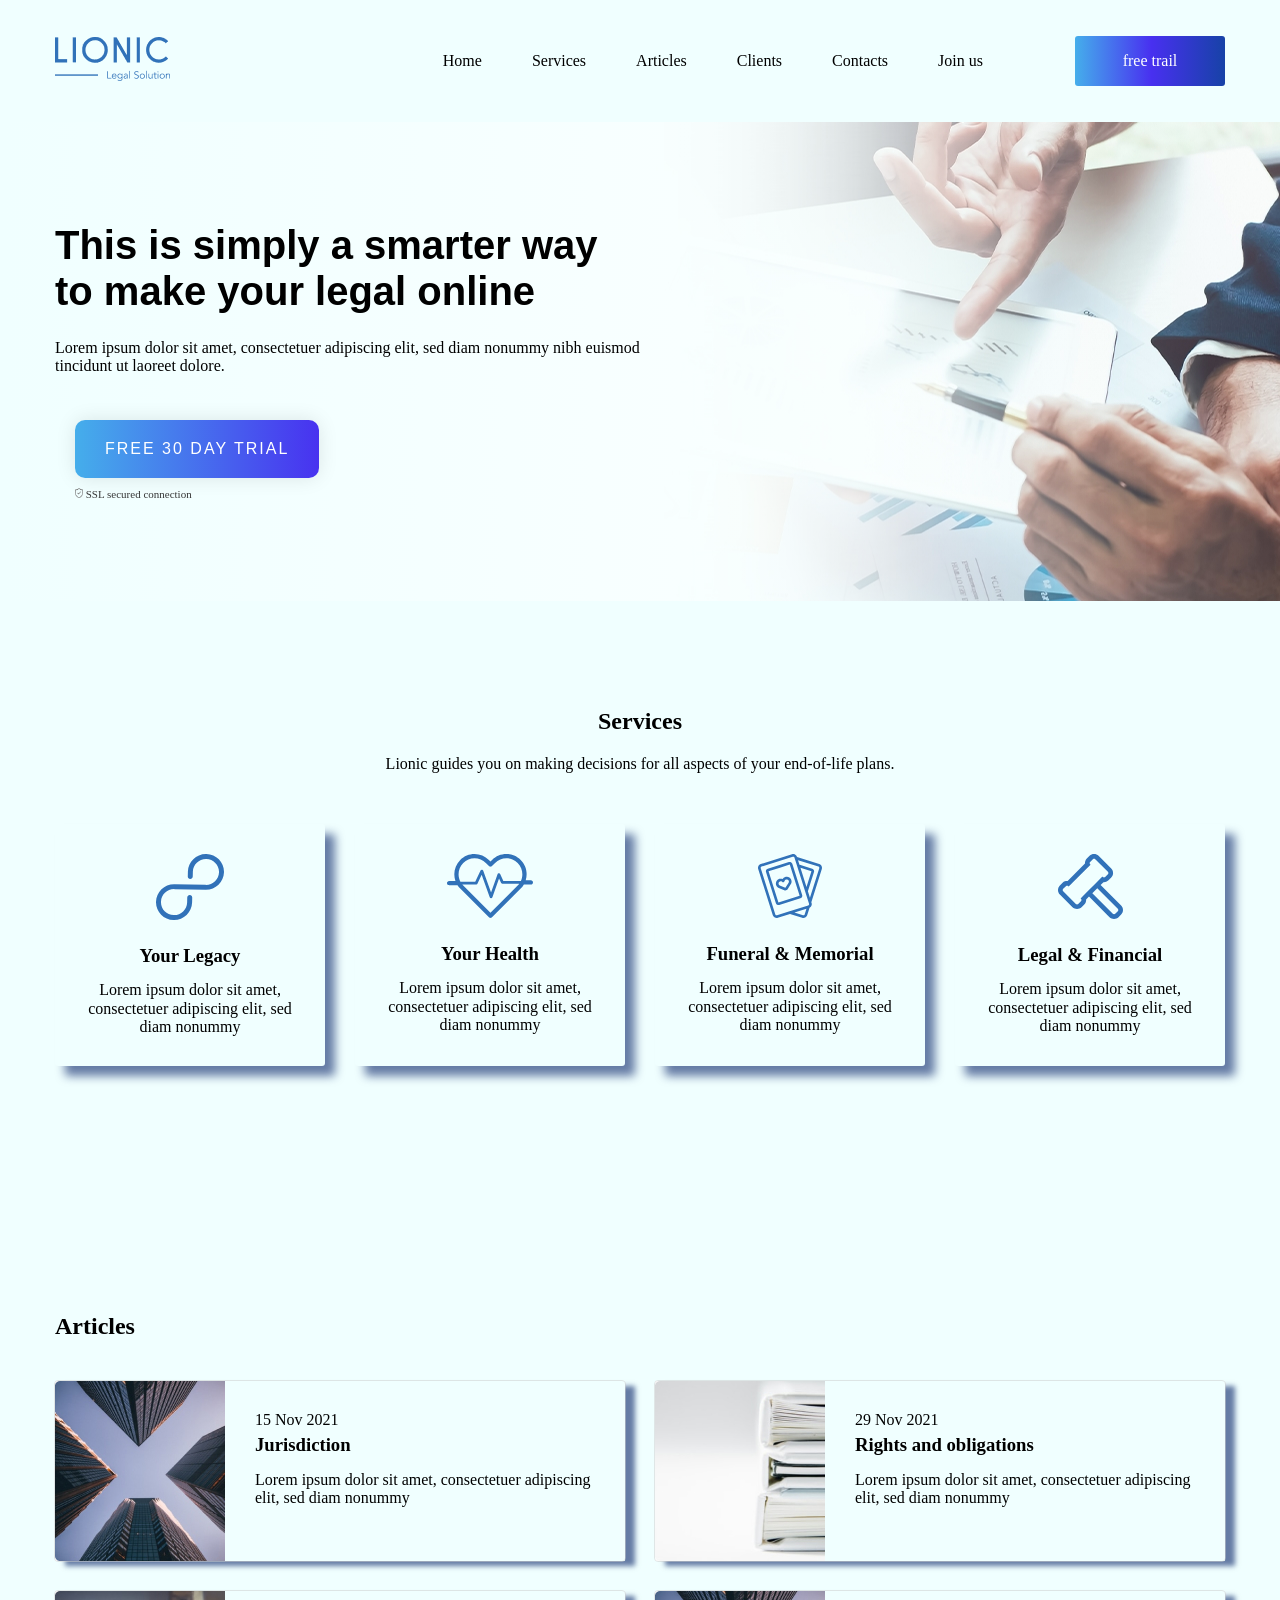
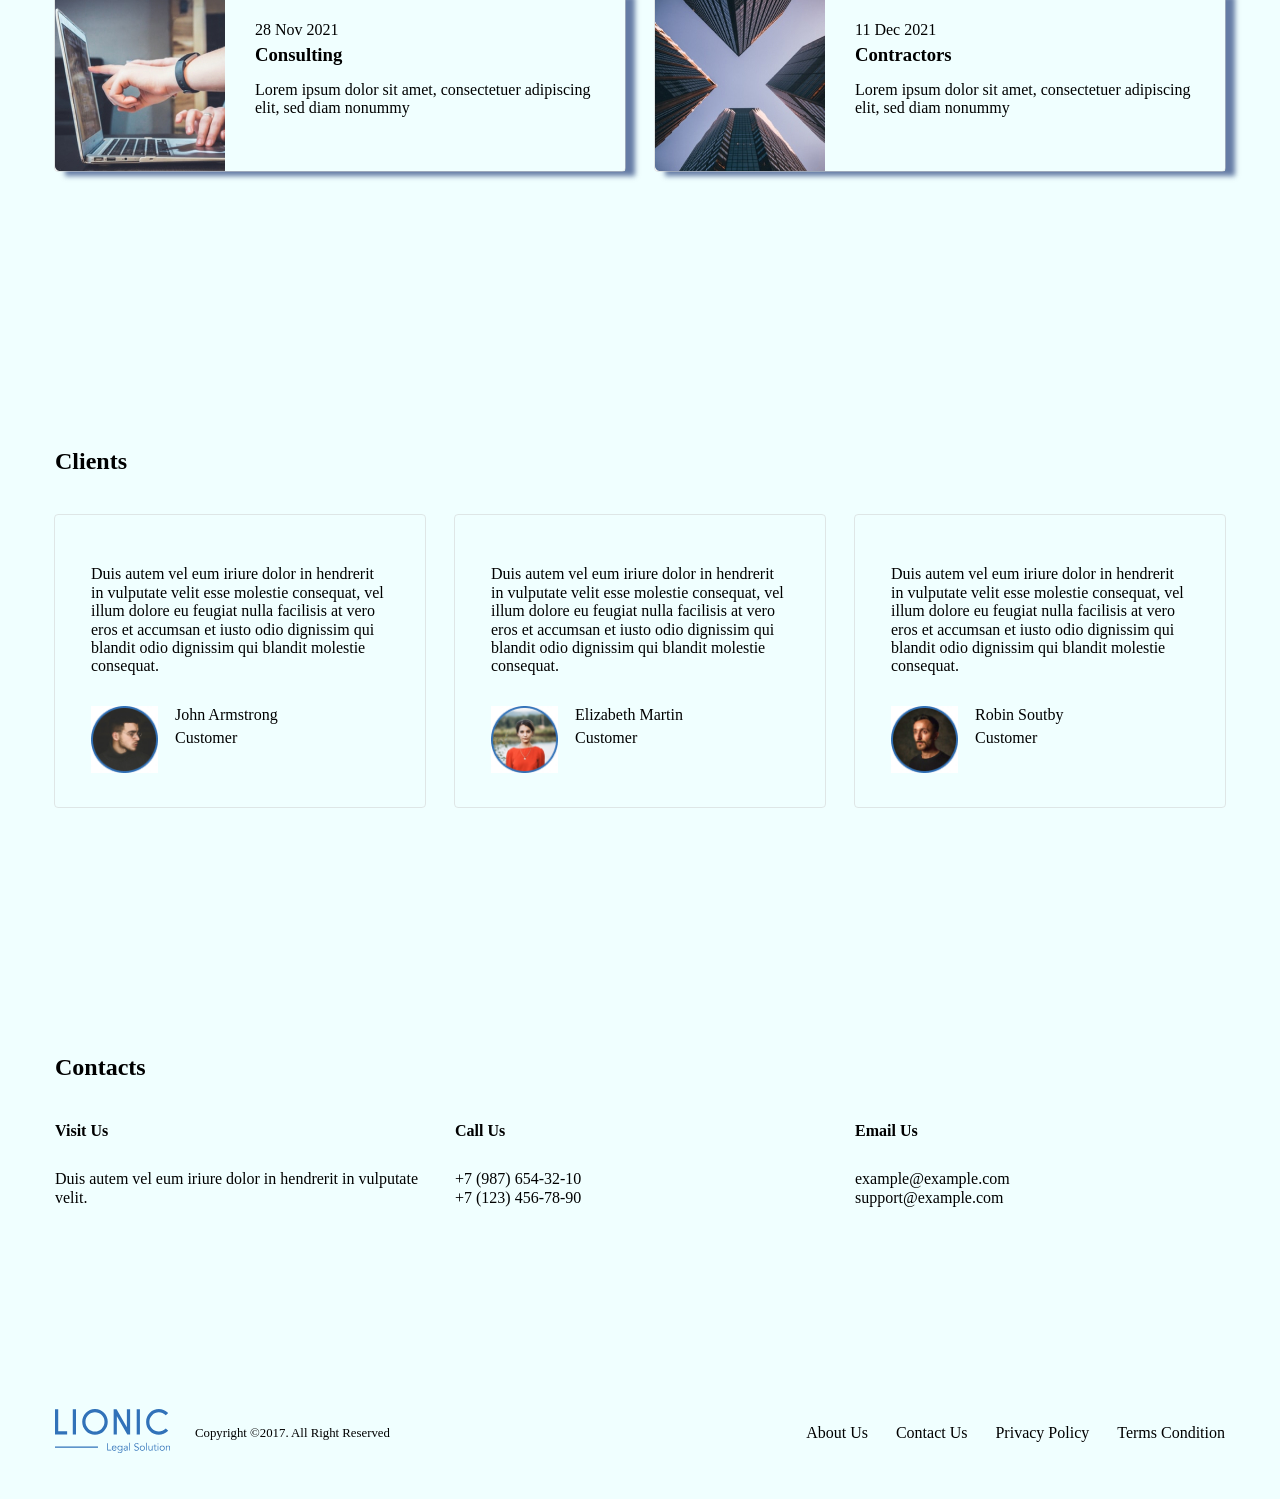
<file: index.html>
<!DOCTYPE html>
<html lang="en">
<head>
    <meta charset="UTF-8">
    <meta http-equiv="X-UA-Compatible" content="IE=edge">
    <meta name="viewport" content="width=device-width, initial-scale=1.0">
    <link rel="preconnect" href="https://fonts.googleapis.com">
<link rel="preconnect" href="https://fonts.gstatic.com" crossorigin>
<link rel="preconnect" href="https://fonts.googleapis.com">
<link rel="preconnect" href="https://fonts.gstatic.com" crossorigin>
<link href="https://fonts.googleapis.com/css2?family=Smooch+Sans:wght@300&display=swap" rel="stylesheet">
<link rel="preconnect" href="https://fonts.googleapis.com">
<link rel="preconnect" href="https://fonts.gstatic.com" crossorigin>
<link href="https://fonts.googleapis.com/css2?family=Smooch+Sans:wght@100;700&display=swap" rel="stylesheet">
<link rel="stylesheet" href="css/normalize.css">
    <link rel="stylesheet" href="css/style.css">
    <title>Lionic</title>
    
</head>
<body>
<header class="header">
    <div class="container flex header-container">
<a href="#" class="header-logo">
    <img src="img/Logo.png" class="header-logo" alt="logo">
</a>
<nav class="header-nav">
    <ul class="header-list list-reset flex">
        <li class="header-list-item"><a href="index.html" class="header-link">Home</a></li>
        <li class="header-list-item"><a href="services.html" class="header-link">Services</a></li>
        <li class="header-list-item"><a href="articles.html" class="header-link">Articles</a></li>
        <li class="header-list-item"><a href="clients.html" class="header-link">Clients</a></li>
        <li class="header-list-item"><a href="contacts.html" class="header-link">Contacts</a></li>
        <li class="header-list-item"><a href="join-us.html" class="header-link">Join us</a></li>
    </ul>
</nav>
<button class="btn-reset btn header-btn">free trail</button>
    </div>
</header>
<main class="main">
<section id="hero" class="hero">
<div class="container">
    <div class="hero-content flex">
        <h1 class="hero-title">
            This is&nbsp;simply a&nbsp;smarter way to&nbsp;make your legal online
        </h1>
        <p class="hero-descr">
            Lorem ipsum dolor sit amet, consectetuer adipiscing elit, sed diam nonummy nibh euismod tincidunt ut&nbsp;laoreet dolore.
        </p>
        <button class="btn-reset btn hero-btn">
            FREE 30&nbsp;DAY TRIAL
        </button>
        <span class="hero-secure">
           <img src="img/secure.png" class="hero-secure-img"  alt=""> SSL secured connection
        </span>
    </div>
</div>
</section>
<section id="services" class="services section-offset">
    <div class="container">
        <h2 class="section title services-title">
            Services
        </h2>
        <p class="section-descr services-descr">
            Lionic guides you on&nbsp;making decisions for all aspects of&nbsp;your end-of-life plans.
        </p>
        <ul class="list-reset services-items flex">
            <li class="services-item flex">
                <img class="services-item-icon" src="img/serv1.svg" alt="icon">
                <h3 class="services-item-title">
                    Your Legacy
                </h3>
                <p class="services-item-descr">
                    Lorem ipsum dolor sit amet, consectetuer adipiscing elit, sed diam nonummy
                </p>
            </li>
            <li class="services-item flex">
                <img class="services-item-icon" src="img/serv2.svg" alt="icon">
                <h3 class="services-item-title">
                    Your Health
                </h3>
                <p class="services-item-descr">
                    Lorem ipsum dolor sit amet, consectetuer adipiscing elit, sed diam nonummy
                </p>
            </li>
            <li class="services-item flex">
                <img class="services-item-icon" src="img/serv3.svg" alt="icon">
                <h3 class="services-item-title">
                    Funeral &amp;&nbsp;Memorial
                </h3>
                <p class="services-item-descr">
                    Lorem ipsum dolor sit amet, consectetuer adipiscing elit, sed diam nonummy  
                </p>
            </li>
            <li class="services-item flex">
                <img class="services-item-icon" src="img/serv4.svg" alt="icon">
                <h3 class="services-item-title">
                    Legal &amp;&nbsp;Financial
                </h3>
                <p class="services-item-descr">
                    Lorem ipsum dolor sit amet, consectetuer adipiscing elit, sed diam nonummy
                </p>
            </li>
        </ul>
    </div>
</section>
<section id="articles" class="articles section-offset">
<div class="container">
    <h2 class="section-title articles-title">
        Articles
    </h2>
    <ul class="list-reset articles-list flex">
        <li class="articles-item">
            <article class="blog-preview flex">
                <img src="img/blog-1.jpg" alt="blog photo 1" class="blog preview-image">
                <div class="blog-preview-text">
                    <time class="blog-preview-time" datetime="2022-02-26 14:36">
                        15&nbsp;Nov 2021
                    </time>
                    <h3 class="blog-preview-title">
                        Jurisdiction
                    </h3>
                    <p class="blog-preview-descr">
                        Lorem ipsum dolor sit amet, consectetuer adipiscing elit, sed diam nonummy  
                    </p>
                </div>
            </article>
        </li>
        <li class="articles-item">
            <article class="blog-preview flex">
                <img src="img/blog-2.jpg" alt="blog photo 2" class="blog preview-image">
                <div class="blog-preview-text">
                    <time class="blog-preview-time" datetime="2022-02-26 14:36">
                        29&nbsp;Nov 2021
                    </time>
                    <h3 class="blog-preview-title">
                        Rights and obligations
                    </h3>
                    <p class="blog-preview-descr">
                        Lorem ipsum dolor sit amet, consectetuer adipiscing elit, sed diam nonummy  
                    </p>
                </div>
            </article>
        </li>
        <li class="articles-item">
            <article class="blog-preview flex">
                <img src="img/blog-3.jpg" alt="blog photo 3" class="blog preview-image">
                <div class="blog-preview-text">
                    <time class="blog-preview-time" datetime="2022-02-26 14:36">
                        28&nbsp;Nov 2021
                    </time>
                    <h3 class="blog-preview-title">
                        Consulting
                    </h3>
                    <p class="blog-preview-descr">
                        Lorem ipsum dolor sit amet, consectetuer adipiscing elit, sed diam nonummy  
                    </p>
                </div>
            </article>
        </li>
        <li class="articles-item">
            <article class="blog-preview flex">
                <img src="img/blog-1.jpg" alt="blog photo 4" class="blog preview-image">
                <div class="blog-preview-text">
                    <time class="blog-preview-time" datetime="2022-02-26 14:36">
                        11&nbsp;Dec 2021
                    </time>
                    <h3 class="blog-preview-title">
                        Contractors
                    </h3>
                    <p class="blog-preview-descr">
                        Lorem ipsum dolor sit amet, consectetuer adipiscing elit, sed diam nonummy  
                    </p>
                </div>
            </article>
        </li>
    </ul>
</div>
</section>
<section id="clients" class="clients section-offset">
<div class="container">
    <h2 class="section-title clients-title">
        Clients
    </h2>
    <ul class="list-reset clients-list flex">
        <li class="clients-item flex">
            <p class="clients-item-descr">
                Duis autem vel eum iriure dolor in&nbsp;hendrerit in&nbsp;vulputate velit esse molestie consequat, vel illum dolore eu&nbsp;feugiat nulla facilisis at&nbsp;vero eros et&nbsp;accumsan et&nbsp;iusto odio dignissim qui blandit odio dignissim qui blandit molestie consequat.
            </p>
            <div class="clients-user flex">
                <div class="clients-avatar">
<img src="img/client-1.jpg" alt="John Armstrong">
                </div>
                <div class="clients-text">
                    <div class="clients-name">
                        John Armstrong
                    </div>
                    <span class="clients-post">
                        Customer
                    </span>
                </div>
            </div>
        </li>
        <li class="clients-item flex">
            <p class="clients-item-descr">
                Duis autem vel eum iriure dolor in&nbsp;hendrerit in&nbsp;vulputate velit esse molestie consequat, vel illum dolore eu&nbsp;feugiat nulla facilisis at&nbsp;vero eros et&nbsp;accumsan et&nbsp;iusto odio dignissim qui blandit odio dignissim qui blandit molestie consequat.
            </p>
            <div class="clients-user flex">
                <div class="clients-avatar">
<img src="img/client-2.jpg" alt="Elizabeth Martin">
                </div>
                <div class="clients-text">
                    <div class="clients-name">
                        Elizabeth Martin
                    </div>
                    <span class="clients-post">
                        Customer
                    </span>
                </div>
            </div>
        </li>
        <li class="clients-item flex">
            <p class="clients-item-descr">
                Duis autem vel eum iriure dolor in&nbsp;hendrerit in&nbsp;vulputate velit esse molestie consequat, vel illum dolore eu&nbsp;feugiat nulla facilisis at&nbsp;vero eros et&nbsp;accumsan et&nbsp;iusto odio dignissim qui blandit odio dignissim qui blandit molestie consequat.
            </p>
            <div class="clients-user flex">
                <div class="clients-avatar">
<img src="img/client-3.jpg" alt="Robin Soutby">
                </div>
                <div class="clients-text">
                    <div class="clients-name">
                        Robin Soutby
                    </div>
                    <span class="clients-post">
                        Customer
                    </span>
                </div>
            </div>
        </li>
    </ul>
</div>
</section>
<section id="contacts" class="contacts section-offset">
<div class="container">
    <h2 class="section-title contacts-title">
        Contacts
    </h2>
    <address class="contacts-address">
        <ul class="list-reset contacts-list flex">
            <li class="contacts-item flex">
                <strong class="contacts-item-caption">
                    Visit Us
                </strong>
                <p class="contacts-item-text">
                    Duis autem vel eum iriure dolor in&nbsp;hendrerit in&nbsp;vulputate velit.
                </p>
            </li>
            <li class="contacts-item flex">
                <strong class="contacts-item-caption">
                    Call&nbsp;Us
                </strong>
                <a href="tel:+79876543210" class="contacts-item-link">
                    +7 (987) 654-32-10
                </a>
                <a href="tel:+71234567890" class="contacts-item-link">
                    +7 (123) 456-78-90
                </a>
            </li>
            <li class="contacts-item flex">
                <strong class="contacts-item-caption">
                    Email&nbsp;Us
                </strong>
                <a href="mailto:example@example.com" class="contacts-item-link">
                    example@example.com
                </a>
                <a href="mailto:support@example.com" class="contacts-item-link">
                    support@example.com
                </a>
            </li>
        </ul>
    </address>
</div>
</section>
<section id="join-us" class="join-us">

</section>
</main>
<footer class="footer">
    <div class="container flex footer-container">
        <div class="footer-left flex">
            <a href="#" class="footer-logo">
                <img src="img/logo.svg" alt="Logo">
            </a>
            <small class="footer-copy">
                Copyright ©2017. All Right Reserved
            </small>
        </div>
        <div class="footer-right flex">
            <nav class="footer-nav">
                <ul class="list-reset footer-list flex">
                    <li class="footer-item">
                        <a href="#" target="_blank" class="footer-link">About Us</a>
                    </li>
                    <li class="footer-item">
                        <a href="#" target="_blank" class="footer-link">Contact Us</a>
                    </li>
                    <li class="footer-item">
                        <a href="#" target="_blank" class="footer-link">Privacy Policy</a>
                    </li>
                    <li class="footer-item">
                        <a href="#" target="_blank" class="footer-link">Terms Condition</a>
                    </li>
                </ul>
            </nav>
            <ul class="list-reset social flex">
                <li class="social-item"><a href="#" class="social-link social-link-tw"></a></li>
                <li class="social-item"><a href="#" class="social-link social-link-linkedin"></a></li>
                <li class="social-item"><a href="#" class="social-link social-link-mail"></a></li>
            </ul>
        </div>
    </div>
</footer>
</body>
</html>
</file>
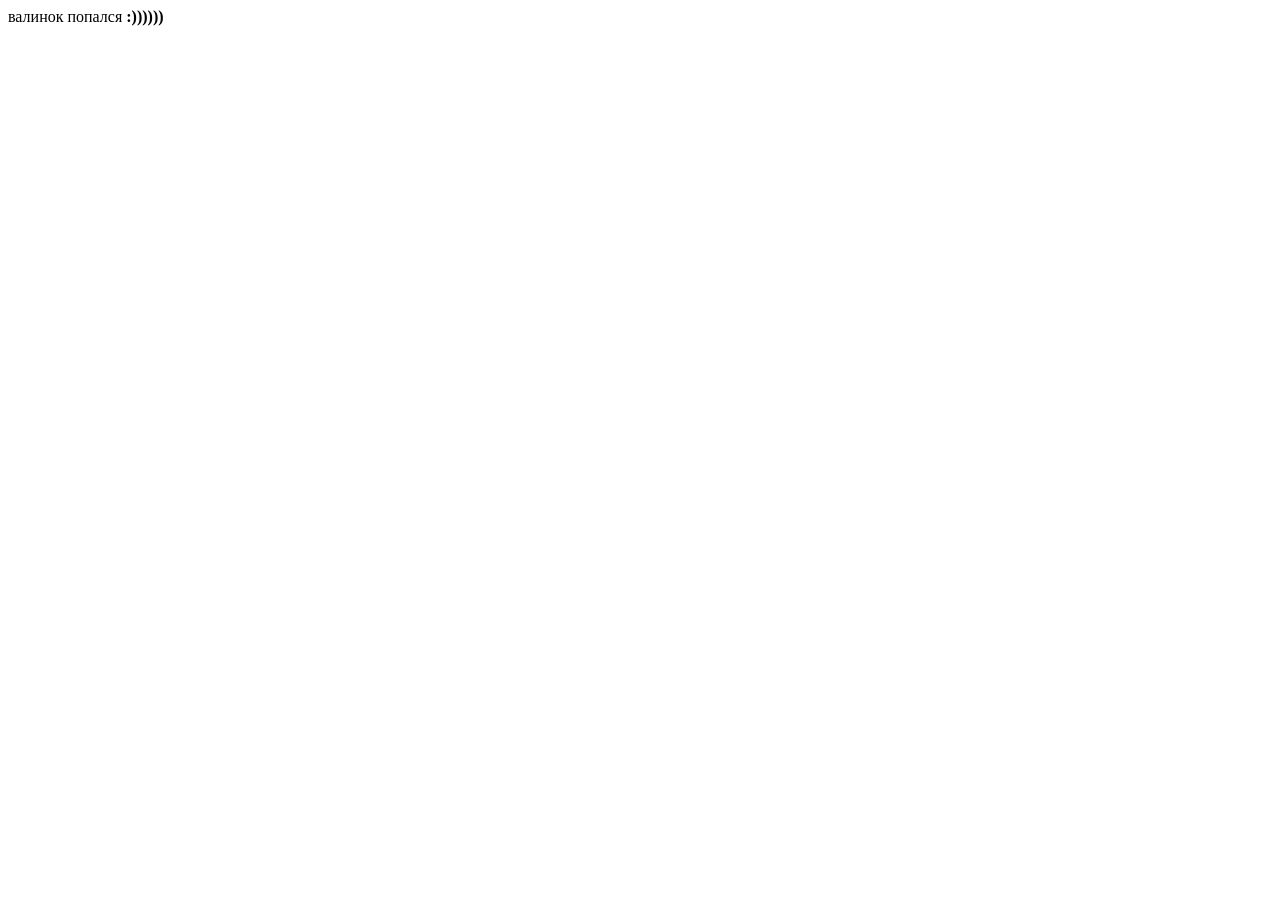
<file: Untitled-1.html>
<!DOCTYPE html>
<html lang="en">
<head>
    <meta charset="UTF-8">
    <meta http-equiv="X-UA-Compatible" content="IE=edge">
    <meta name="viewport" content="width=device-width, initial-scale=1.0">
    <title>Document</title>
</head>
<body>
    валинок попался <b>:))))))</b>
</body>
</html>
</file>
<file: css/style.css>
html {
   box-sizing: border-box;
}

*,
*::before,
*::after {
    box-sizing: inherit;
}

::selection {
background: #08e2ff; /* Safari */
}
::-moz-selection {
background: #0afdf1; /* Firefox */
}

a {
    color: inherit;
    text-decoration: none;
}

img {
    max-width: 100%;
}

body {
    min-width: 1200px;
    font-family: 'Montserrat';
    background-color: rgb(240, 255, 255);
}

.list-reset {
    margin: 0;
    padding: 0;
    list-style: none;  /*отменяет маркеры*/
}

.btn-reset {
   padding: 0;
   border: none;
   background-color: transparent; 
}

.flex {
    display: flex;
}

.container {
    width: 1200px;
    padding: 0 15px;
    margin: 0 auto;  /*auto чтоб центрировался по горизонтали*/
}

.section-title {
    margin: 0;
    margin-bottom: 40px;
}

.section-descr {
    margin: 0;
    margin-bottom: 50px;
}

.section-offset {
    padding-top: 87px;
    padding-bottom: 160px;
}



/*header*/
.header {
    padding: 36px 0;
}

.header-container {
    align-items: center;
}

.header-logo {
    margin-right: auto;  /* распределяет по горизонтали, прижав меню навигации вправо*/
}

.header-nav {
    margin-right: 52px;   /*расстояние между навигацией и кнопкой*/
}

.header-list-item {
    margin-right: 30px;
    padding: 10px;
    border: 1px;
}

.header-list-item:hover {
    color: #3172B9;
    outline: groove;
}



.header-btn{
    background-image: linear-gradient(to right, #45aeeb 0%, #4830F0 51%, #1742a7 100%);
    width: 150px;
    height: 50px;
    border-radius:3px;
    transition: .5s;
    color: white;
}
.header-btn:hover {
  background-image:  linear-gradient(to right, #2a88be 0%, #2e1ba3 51%, #152f6d 100%);;
}


/*hero*/
.hero {
    padding: 100px 0;
    background-image: linear-gradient(to right, rgb(240, 255, 255) 0%, rgba(240, 255, 255, 0) 100%),  url(../img/hero.jpg);
}

.hero-content {
    max-width: 50%;
    flex-direction: column;
    align-items: flex-start;
}

.hero-title {
    margin: 0;
    margin-bottom: 25px;
    font-family: 'Montserrat', sans-serif;
    font-weight: 600;
    font-size: 40px;
    font-style: normal;
}

.hero-descr {
    margin: 0;
    margin-bottom: 34px;
    font-family: Open Sans;
    font-style: normal;
    font-weight: 300;
}

.hero-btn {
  text-decoration: none;
  display: inline-block;
  color: white;
  padding: 20px 30px;
  margin: 10px 20px;
  border-radius: 10px;
  font-family: 'Montserrat', sans-serif;
  text-transform: uppercase;
  letter-spacing: 2px;
  background-image: linear-gradient(to right, #45aeeb 0%, #4830F0 51%, #0b1b3f 100%);
  background-size: 200% auto;
  box-shadow: 0 0 20px rgba(0, 0, 0, .1);
  transition: .5s;
}
.hero-btn:hover {
  background-position: right center;
}

.hero-secure{
    color: #2e2e2ef5;
    font-size: 11px;
    margin-left: 20px;
}

.hero-secure-img{
    width: 8px;
}

/*services*/
.services-title {   /*заголовок*/
    text-align: center;
    
}

.services-descr {   /*параграф-абзац*/
    text-align: center;
}

.services-item {
    flex-direction: column; /*меняем главную ось*/
    align-items: center;    /*отцентруем*/
    padding: 30px;
    width: 270px;
    border-radius: 3px; 
    box-shadow: 10px 10px 10px  #001e6494;
    transition: .5s;
}

.services-item:hover{
    box-shadow: 0px 0px 5px #001e6494;
}

/*далее выставим отступ между нашими карточками в services, 
но нужно учитывать, что карточек может стать больше поэтому зададим справа отступ 30, 
но у каждой четвертой будем обнулять*/

.services-item:not(:nth-child(4n)) {
    margin-right: 30px;
}

.services-item-icon {   /*отступ снизу иконки*/
    margin-bottom: 25px;  
}

.services-item-title {
    margin: 0;
    margin-bottom: 15px;
}

.services-item-descr {
    margin: 0;
    text-align: center;  /*текст по центру*/
}

/*Article*/
.articles-list {
    flex-wrap: wrap;
}
.articles-item {
    width: 570px;
    margin-bottom: 30px;
    border-radius: 3px;
    outline: 1px solid #cfcfcf83;
    /*outline: 1px solid coral; для того, чтобы мы могли визуально видеть границы*/
}

.articles-item:not(:nth-child(2n)) {
    margin-right: 30px;
    
}

.blog-preview{
    box-shadow: 10px 5px 5px #001e6494;
    transition: .5s;
}

.blog-preview:hover{
    box-shadow: 0px 0px 5px #001e6494;
}

.blog preview-image {
    object-fit: cover;   /*чтобы картинка занимала всё место для нее отведенное, 
    даже если картинка будет неправильной пропорции*/
}

.blog-preview-text {
    padding: 30px;
}

.blog-preview-time {
    display: block;
    margin-bottom: 5px;
}

.blog-preview-title {
    margin: 0;
    margin-bottom: 15px;
}

.blog-preview-descr {
    margin: 0;
}

/*clients*/
.clients-item {
    flex-direction: column;
    width: 370px;
    padding: 50px 36px;
    padding-bottom: 30px;
    border-radius: 3px;
    outline: 1px solid #cfcfcf83;
    /*outline: 1px solid coral; для того, чтобы мы могли визуально видеть границы*/
}

.clients-item:not(:nth-child(3n)) {
    margin-right: 30px;
}

.clients-item-descr {
    margin: 0;
    margin-bottom: 30px;
}

.clients-user {
    margin-top: auto;
}

.clients-avatar {
    flex-shrink: 0;
    width: 67px;
    margin-right: 17px;
}

.clients-name {
    margin-bottom: 5px;
}

/*contacts*/
.contacts-address {
    font-style: normal;
}

.contacts-item {
    flex-direction: column;
    width: 370px;
    /*outline: 1px solid coral; */
}

.contacts-item:not(:nth-child(3n)) {
    margin-right: 30px;
}

.contacts-item-caption {
    margin-bottom: 30px;
}

.contacts-item-text {
    margin: 0;
}

.contacts-item-link:not(:last-childs) {
    margin-bottom: 5px;
}

/*footer*/
.footer {
    padding: 42px 0;
}

.footer-container {
    align-items: center;
    justify-content: space-between;
}

.footer-left,
.footer-right {
    align-items: center;
}

.footer-logo {
    margin-right: 25px;
}

.footer-item:not(:last-child) {
    margin-right: 28px;
}

/*-----------adaptive-------------*/
@media(min-width:0) and (max-width:320px){

    



}
</file>
